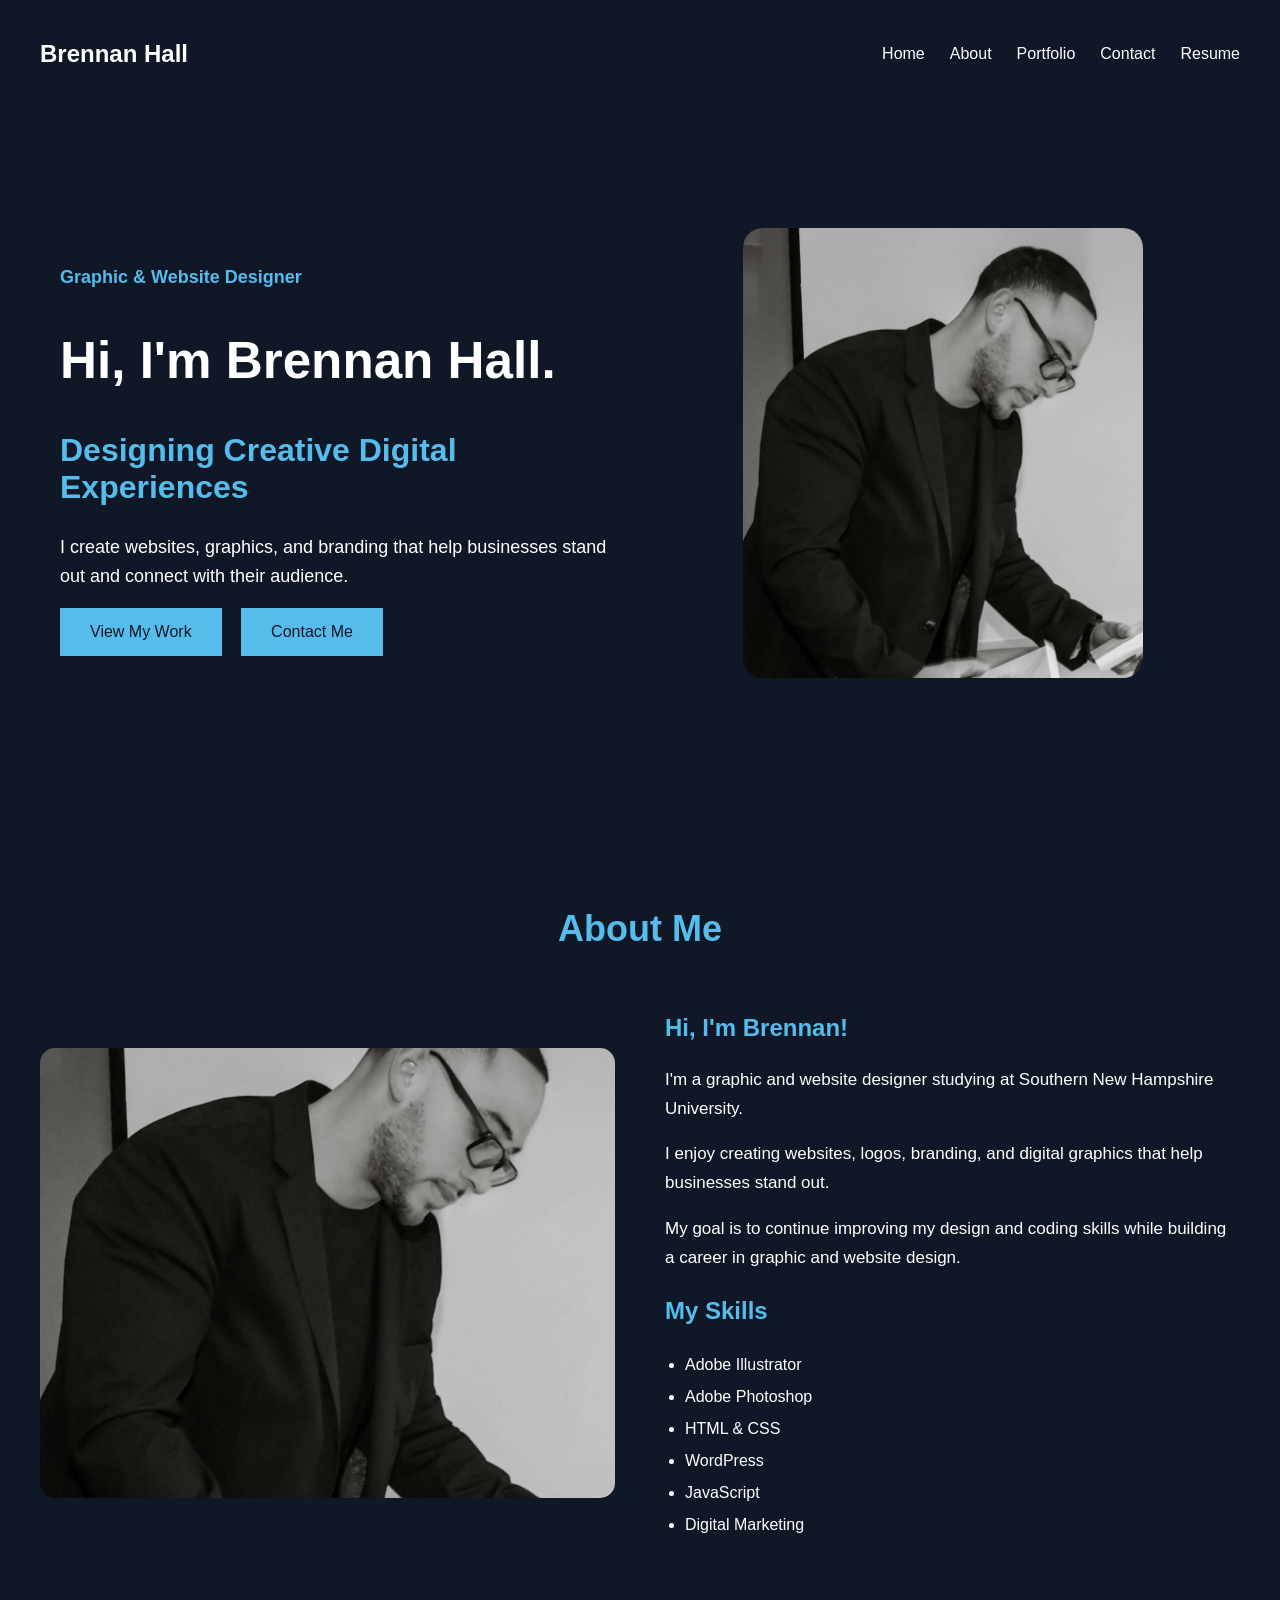
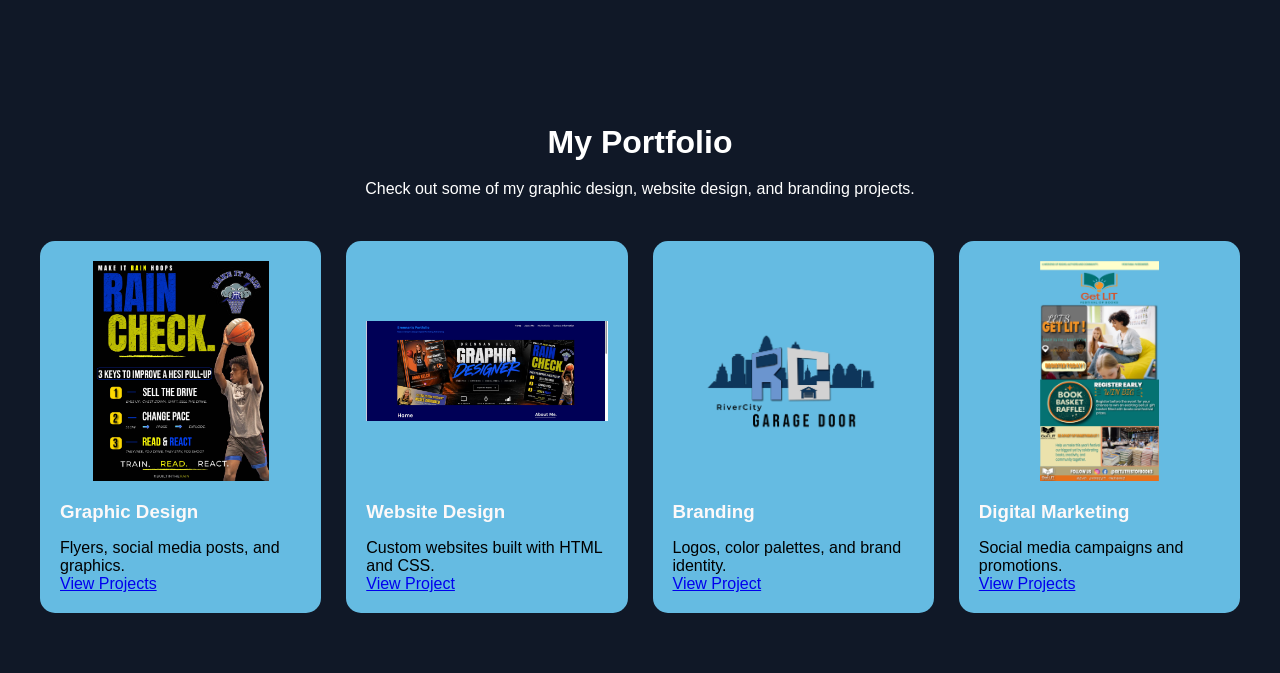
<file: Index.html>
<!DOCTYPE html>
<html lang="en">

<head>
    <meta charset="UTF-8">
    <meta name="viewport"
          content="width=device-width, initial-scale=1.0">

    <title>Brennan Hall | Graphic & Website Designer</title>

    <link rel="stylesheet" href="styles.css">
</head>

<body>
<header>
<h2>Brennan Hall</h2>
<nav>
    <a href="index.html">Home</a>
    <a href="about.html">About</a>
    <a href="index.html#portfolio">Portfolio</a>
    <a href="contact.html">Contact</a>
    <a href="resume.html">Resume</a>
</nav>

</header>

<section class="hero">

    <div class="hero-container">

        <div class="hero-text">

            <h3>Graphic & Website Designer</h3>

            <h1>Hi, I'm Brennan Hall.</h1>

            <h2>Designing Creative Digital Experiences</h2>

            <p>
                I create websites, graphics, and branding
                that help businesses stand out and connect
                with their audience.
            </p>

            <a href="#portfolio" class="btn">
                View My Work
            </a>

            <a href="contact.html" class="btn">
                Contact Me
            </a>

        </div>

        <div class="hero-image">

            <img src="img/Adv Design/brennan.png"
                 alt="Brennan Hall">

        </div>

    </div>

</section>

<section id="about" class="about">

    <h2>About Me</h2>

    <div class="about-container">

        <div class="about-image">
            <img src="img/Adv Design/brennan.png"
                 alt="Brennan Hall graphic designer">
        </div>

        <div class="about-text">

            <h3>Hi, I'm Brennan!</h3>

            <p>
                I'm a graphic and website designer
                studying at Southern New Hampshire
                University.
            </p>

            <p>
                I enjoy creating websites, logos,
                branding, and digital graphics
                that help businesses stand out.
            </p>

            <p>
                My goal is to continue improving
                my design and coding skills while
                building a career in graphic
                and website design.
            </p>

            <h3>My Skills</h3>

            <ul>
                <li>Adobe Illustrator</li>
                <li>Adobe Photoshop</li>
                <li>HTML & CSS</li>
                <li>WordPress</li>
                <li>JavaScript</li>
                <li>Digital Marketing</li>
            </ul>

        </div>

    </div>

</section>

<section id="portfolio" class="portfolio"> 
<h2>My Portfolio</h2>

<p>Check out some of my graphic design, website design, and branding projects.</p>
<div class="project-grid">

  


    <div class="project-card">
        <img src="img/Adv Design/graphic-design.jpg"
             alt="Graphic design project">

        <h3>Graphic Design</h3>
        <p>Flyers, social media posts, and graphics.</p>

        <a href="graphic-design.html"
           class="project-btn" target="_blank">
           View Projects
        </a>
    </div>

    <div class="project-card">
        <img src="img/Adv Design/website-design.jpg"
             alt="Website design project">

        <h3>Website Design</h3>
        <p>Custom websites built with HTML and CSS.</p>

        <a href="img/Adv Design/website-design.jpg"
           class="project-btn" target="_blank">
           View Project
        </a>
    </div>

    <div class="project-card">
        <img src="img/Adv Design/branding.jpg"
             alt="Branding and logo design project">

        <h3>Branding</h3>
        <p>Logos, color palettes, and brand identity.</p>

        <a href="img/Adv Design/branding.jpg"
           class="project-btn" target="_blank">
           View Project
        </a>
    </div>

    <div class="project-card">
        <img src="img/Adv Design/digitalmarketing.jpg"
             alt="Digital marketing campaign">

        <h3>Digital Marketing</h3>
        <p>Social media campaigns and promotions.</p>

        <a href="digital-marketing.html"
           class="project-btn" target="_blank">
           View Projects
        </a>
    </div>

</div>

    </section>

</body>
</html>
</file>
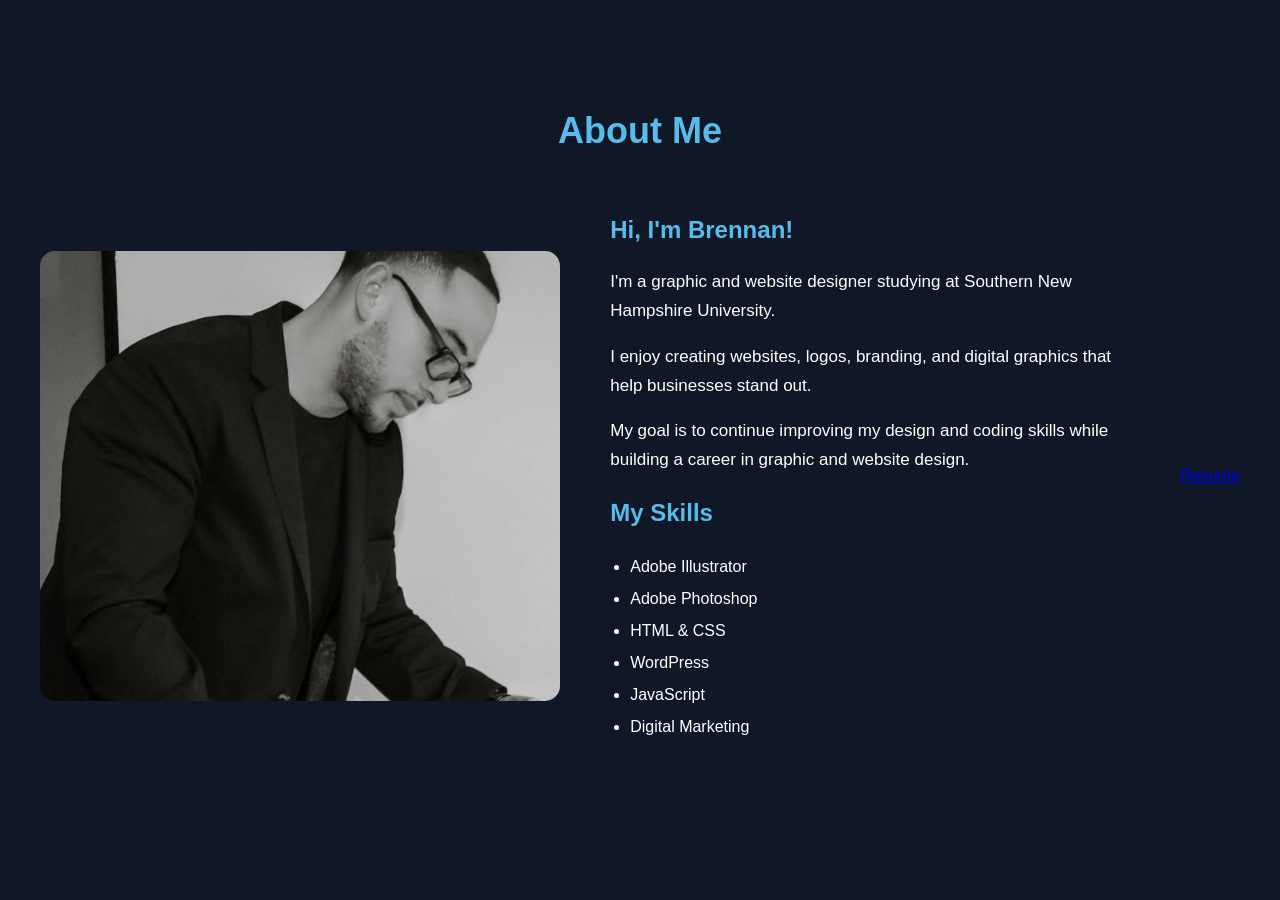
<file: about.html>
<section id="about" class="about">

    
<!DOCTYPE html>
<html lang="en">

<head>
    <meta charset="UTF-8">
    <meta name="viewport"
          content="width=device-width, initial-scale=1.0">

    <title>About Me | Brennan Hall</title>

    <link rel="stylesheet" href="styles.css">
</head>

<body>

    
    
    
    <h2>About Me</h2>

    <div class="about-container">

        <div class="about-image">
            <img src="img/Adv Design/brennan.png"
                 alt="Brennan Hall graphic designer">
        </div>

        <div class="about-text">

            <h3>Hi, I'm Brennan!</h3>

            <p>
                I'm a graphic and website designer
                studying at Southern New Hampshire
                University.
            </p>

            <p>
                I enjoy creating websites, logos,
                branding, and digital graphics
                that help businesses stand out.
            </p>

            <p>
                My goal is to continue improving
                my design and coding skills while
                building a career in graphic
                and website design.
            </p>

            <h3>My Skills</h3>

            <ul>
                <li>Adobe Illustrator</li>
                <li>Adobe Photoshop</li>
                <li>HTML & CSS</li>
                <li>WordPress</li>
                <li>JavaScript</li>
                <li>Digital Marketing</li>
            </ul>

        </div>
<a href="resume.html">Resume</a>
</file>
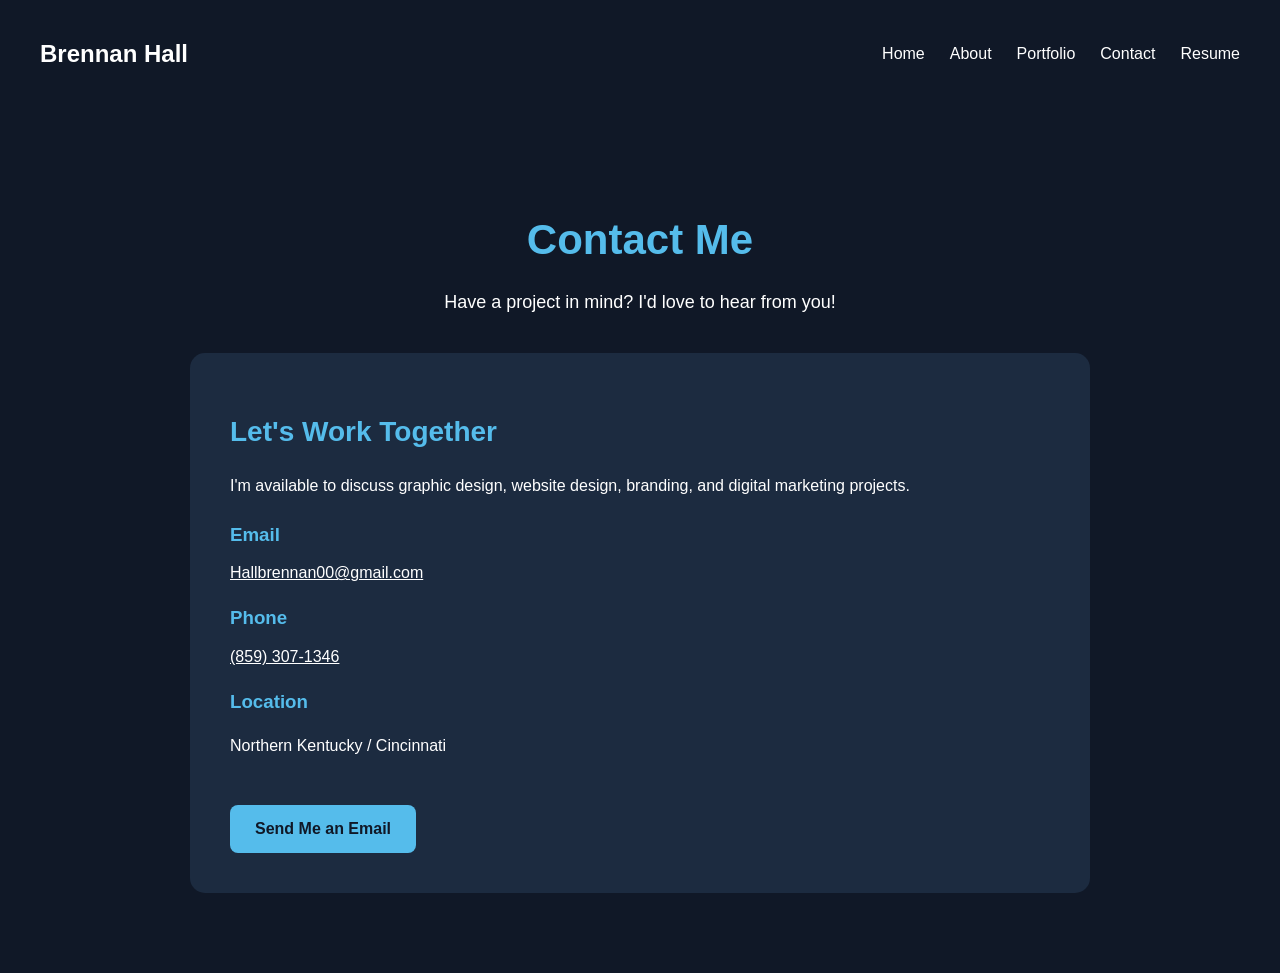
<file: contact.html>
<!DOCTYPE html>
<html lang="en">

<head>
    <meta charset="UTF-8">
    <meta name="viewport"
          content="width=device-width, initial-scale=1.0">

    <title>Contact | Brennan Hall</title>

    <link rel="stylesheet" href="styles.css">
</head>

<body>

<header>
    <h2>Brennan Hall</h2>

    <nav>
        <a href="index.html">Home</a>
        <a href="about.html">About</a>
        <a href="index.html#portfolio">Portfolio</a>
        <a href="contact.html">Contact</a>
        <a href="resume.html">Resume</a>
    </nav>
</header>

<main class="contact-page">

    <h1>Contact Me</h1>

    <p class="contact-intro">
        Have a project in mind?
        I'd love to hear from you!
    </p>

    <div class="contact-card">

        <h2>Let's Work Together</h2>

        <p>
            I'm available to discuss graphic design,
            website design, branding, and digital
            marketing projects.
        </p>

        <h3>Email</h3>
        <a href="mailto:Hallbrennan00@gmail.com">
            Hallbrennan00@gmail.com
        </a>

        <h3>Phone</h3>
        <a href="tel:+18593071346">
            (859) 307-1346
        </a>

        <h3>Location</h3>
        <p>Northern Kentucky / Cincinnati</p>

        <a href="mailto:Hallbrennan00@gmail.com"
           class="contact-btn">
            Send Me an Email
        </a>

    </div>

</main>

</body>
</html>
</file>
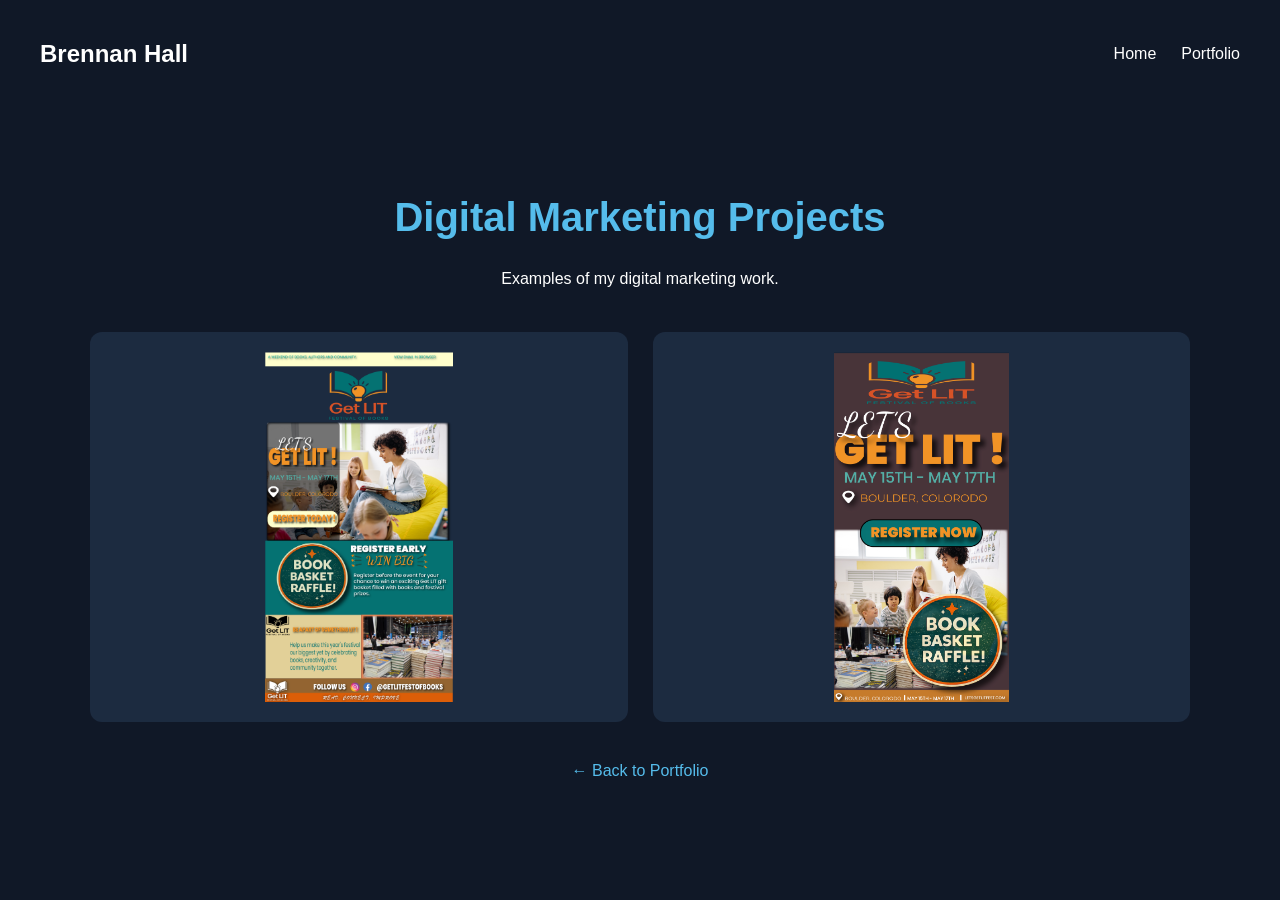
<file: digital-marketing.html>
<!DOCTYPE html>
<html lang="en">

<head>
    <meta charset="UTF-8">
    <meta name="viewport"
          content="width=device-width, initial-scale=1.0">

    <title>Digital Marketing | Brennan Hall</title>
    <link rel="stylesheet" href="styles.css">
</head>

<body>

<header>
    <h2>Brennan Hall</h2>
    <nav>
        <a href="index.html">Home</a>
        <a href="index.html#portfolio">Portfolio</a>
    </nav>
</header>

<main class="gallery-page">

    <h1>Digital Marketing Projects</h1>

    <p>Examples of my digital marketing work.</p>

    <div class="gallery-grid">

        <div class="gallery-item">
            <img src="img/Adv Design/digitalmarketing.jpg"
                 alt="Digital marketing project one">
        </div>

        <div class="gallery-item">
            <img src="img/Adv Design/digitalmarketing2.png"
                 alt="Digital marketing project two">
        </div>

    </div>

    <a href="index.html#portfolio" class="back-link">
        ← Back to Portfolio
    </a>

</main>

</body>
</html>
</file>
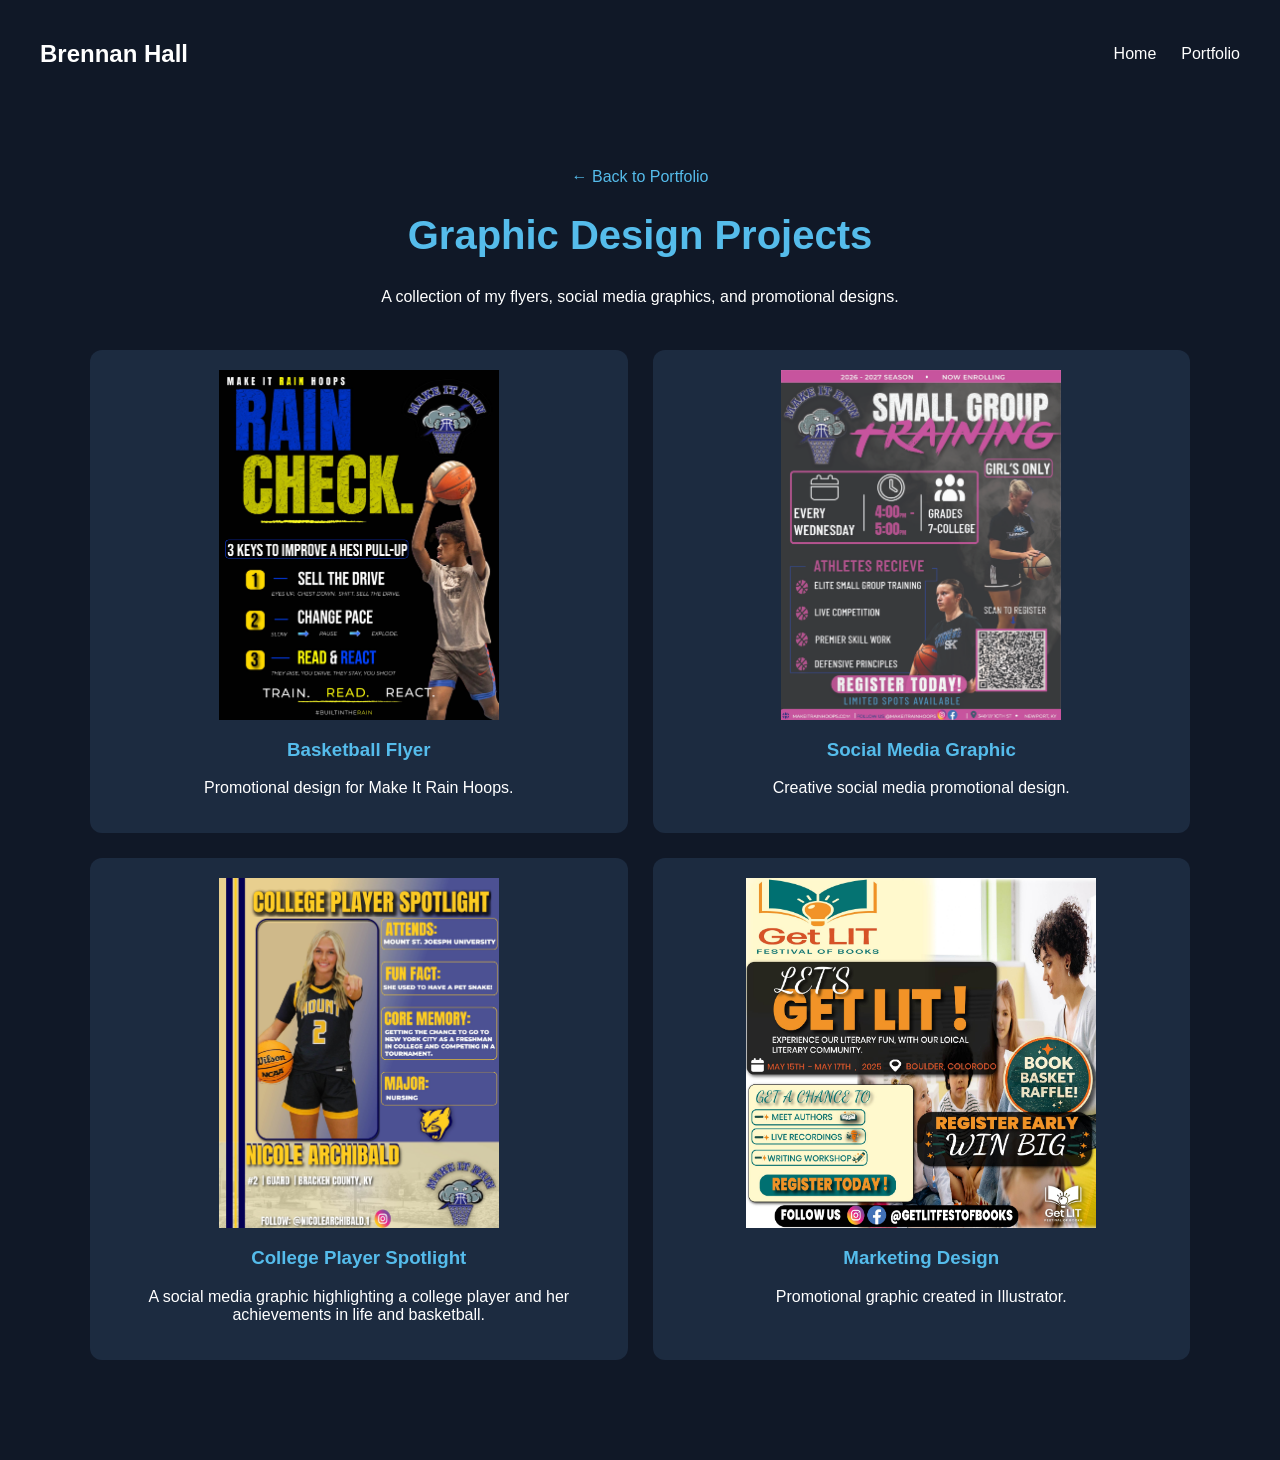
<file: graphic-design.html>
<!DOCTYPE html>
<html lang="en">

<head>
    <meta charset="UTF-8">
    <meta name="viewport"
          content="width=device-width, initial-scale=1.0">

    <title>Graphic Design | Brennan Hall</title>

    <link rel="stylesheet" href="styles.css">
</head>

<body>

<header>
    <h2>Brennan Hall</h2>

    <nav>
        <a href="index.html">Home</a>
        <a href="index.html#portfolio">Portfolio</a>
    </nav>
</header>

<main class="gallery-page">

    <a href="index.html#portfolio" class="back-link">
        ← Back to Portfolio
    </a>

    <h1>Graphic Design Projects</h1>

    <p>
        A collection of my flyers, social media
        graphics, and promotional designs.
    </p>

    <div class="gallery-grid">

        <div class="gallery-item">
            <img src="img/Adv Design/graphic-design.jpg"
                 alt="Make It Rain Hoops basketball flyer">

            <h3>Basketball Flyer</h3>
            <p>Promotional design for Make It Rain Hoops.</p>
        </div>

        <div class="gallery-item">
            <img src="img/Adv Design/MIR_SCHEDULE_RELEASE_GIRLS.jpg"
                 alt="Social media graphic">

            <h3>Social Media Graphic</h3>
            <p>Creative social media promotional design.</p>
        </div>

        <div class="gallery-item">
            <img src="img/Adv Design/player_spotlight_nicole.jpg"
                 alt="Event flyer">

            <h3>College Player Spotlight</h3>
            <p>A social media graphic highlighting a college player and her achievements in life and basketball.</p>
        </div>

        <div class="gallery-item">
            <img src="img/Adv Design/get_lit_socials_ad.jpg"
                 alt="Marketing graphic">

            <h3>Marketing Design</h3>
            <p>Promotional graphic created in Illustrator.</p>
        </div>

    </div>

</main>

</body>
</html>
</file>
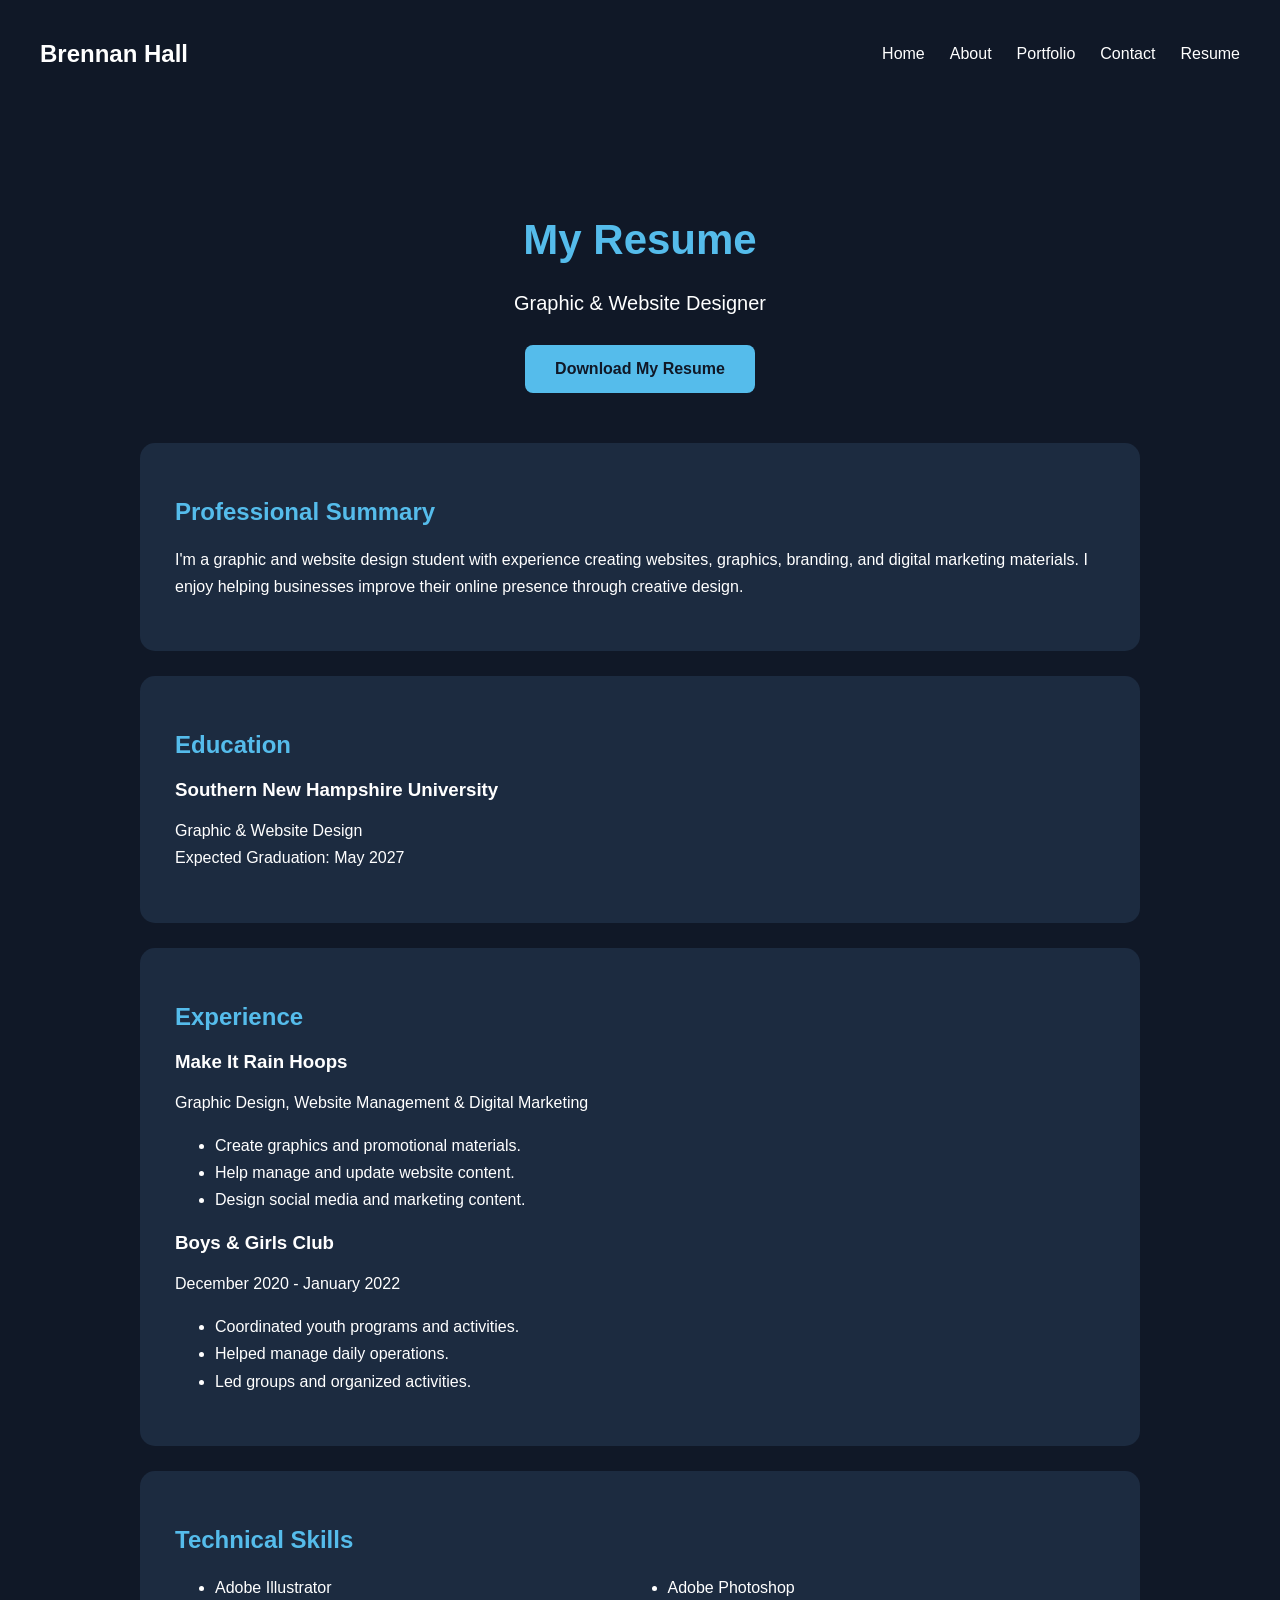
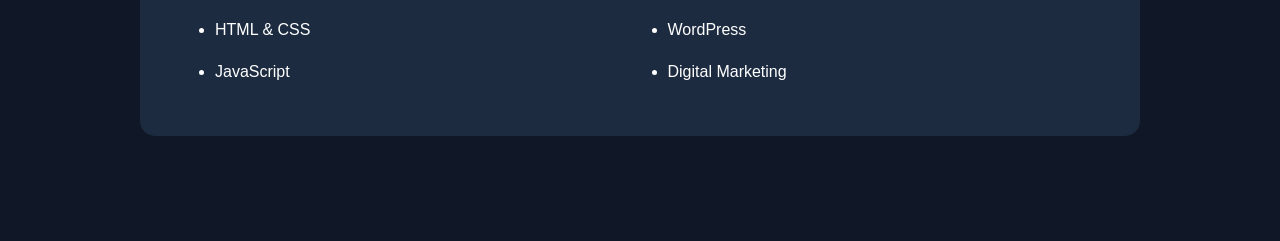
<file: resume.html>
<!DOCTYPE html>
<html lang="en">

<head>
    <meta charset="UTF-8">
    <meta name="viewport"
          content="width=device-width, initial-scale=1.0">

    <title>Resume | Brennan Hall</title>

    <link rel="stylesheet" href="styles.css">
</head>

<body>

<header>
    <h2>Brennan Hall</h2>

    <nav>
        <a href="index.html">Home</a>
        <a href="about.html">About</a>
        <a href="index.html#portfolio">Portfolio</a>
        <a href="contact.html">Contact</a>
        <a href="resume.html">Resume</a>
    </nav>
</header>

<main class="resume-page">

    <h1>My Resume</h1>

    <p class="resume-intro">
        Graphic & Website Designer
    </p>

    <a href="files/brennanresume.pdf"
       class="resume-btn"
       download>
        Download My Resume
    </a>

    <section class="resume-section">
        <h2>Professional Summary</h2>

        <p>
            I'm a graphic and website design student
            with experience creating websites, graphics,
            branding, and digital marketing materials.
            I enjoy helping businesses improve their
            online presence through creative design.
        </p>
    </section>

    <section class="resume-section">
        <h2>Education</h2>

        <h3>Southern New Hampshire University</h3>

        <p>
            Graphic & Website Design
            <br>
            Expected Graduation: May 2027
        </p>
    </section>

    <section class="resume-section">
        <h2>Experience</h2>

        <h3>Make It Rain Hoops</h3>

        <p>
            Graphic Design, Website Management
            & Digital Marketing
        </p>

        <ul>
            <li>
                Create graphics and promotional materials.
            </li>
            <li>
                Help manage and update website content.
            </li>
            <li>
                Design social media and marketing content.
            </li>
        </ul>

        <h3>Boys & Girls Club</h3>

        <p>December 2020 - January 2022</p>

        <ul>
            <li>Coordinated youth programs and activities.</li>
            <li>Helped manage daily operations.</li>
            <li>Led groups and organized activities.</li>
        </ul>
    </section>

    <section class="resume-section">
        <h2>Technical Skills</h2>

        <ul class="resume-skills">
            <li>Adobe Illustrator</li>
            <li>Adobe Photoshop</li>
            <li>HTML & CSS</li>
            <li>WordPress</li>
            <li>JavaScript</li>
            <li>Digital Marketing</li>
        </ul>
    </section>

</main>

</body>
</html>
</file>
<file: styles.css>
body {
    background-color: #101827;
    color: white;
    font-family: 'Arial', sans-serif;
    margin: 0;
}  
header{
    background-color: #101827;
    padding: 20px  40px;
    display: flex;
    justify-content: space-between;   
    align-items: center;
}   
header h2 {
    color: #ffffff;
    font-size: 24px;
} 


/* Navigation Bar */

nav {
    display: flex;
    align-items: center;
    gap: 25px;
}

/* Navigation Links */

nav a {
    color: white;
    text-decoration: none;
    font-size: 16px;
    margin-left: 0;
    transition: color 0.3s ease;
}

/* Navigation Hover Effect */

nav a:hover {
    color: #55bceb;
}



.hero { 
    padding: 120px 60px;
    text-align: left;
}

.hero h3 {
    color: #55bceb;
    font-size: 18px;
}
.hero h1 {
    font-size: clamp(32px, 4vw, 55px);
} 
.hero h2 {
    color: #55bceb;
    font-size: 32px;
} 
.hero p {
    font-size: 18px;
    max-width: 600px;
    line-height: 1.6;
}   


/* Hero Section Layout */

.hero-container {
    display: flex;
    align-items: center;
    justify-content: space-between;
    gap: 50px;
    max-width: 1300px;
    margin: 0 auto;
}

/* Left Side Text */

.hero-text {
    flex: 1;
    min-width: 0;
}

/* Right Side Image */

.hero-image {
    flex: 1;
    min-width: 0;
    display: flex;
    justify-content: center;
}

.hero-image img {
    width: 100%;
    max-width: 400px;
    height: 450px;
    object-fit: cover;
    border-radius: 20px;
}

/* Mobile Layout */

@media (max-width: 768px) {

    .hero {
        padding: 50px 20px;
    }

    .hero-container {
        flex-direction: column;
        gap: 30px;
    }

    .hero-image img {
        height: auto;
        max-width: 350px;
    }

}

button {
    background-color: #65bbe2;
    color: #ffffff;
    border: none;
    padding: 15px 30px;
    font-size: 16px;
    cursor: pointer;
} 
.btn {
    Display: inline-block;
    background-color: #55bceb;
    color: #101827;
    border: none;
    padding: 15px 30px;
    text-decoration: none;
    font-size: 16px;
    cursor: pointer;
    margin-right: 15px;
} 


/* Portfolio Section */

.portfolio {
  padding: 60px 20px;
  text-align: center;
}

.portfolio h2 {
  font-size: 32px;
  margin-bottom: 15px;
}

.portfolio p {
  margin-bottom: 30px;
}

/* Project Grid */

.project-grid {
  display: grid;
  grid-template-columns: repeat(4, minmax(0, 1fr));
  gap: 25px;
  max-width: 1200px;
  width: 100%;
  margin: 0 auto;
}

/* Project Cards */

.project-card {
  background-color: #65bbe2;
  padding: 20px;
  border-radius: 15px;
  text-align: left;
  min-width: 0;
  transition: transform 0.3s;
}

.project-card h3 {
  margin-bottom: 10px;
  color: #fdf9f9;
}

.project-card p {
  color: #000000;
  margin-bottom: 0;
}
  
.project-card:hover {
  transform: translatey(-5px); 
}
.portfolio > p {
    max-width: 650px;
    margin: 0 auto 40px;
    line-height: 1.6;
}

/* Portfolio Image Sizes */

.project-card img {
    width: 100%;
    height: 220px;
    object-fit: contain;
    border-radius: 10px;
    display: block;
margin-bottom: 20px;
}



/* Tablet */

@media (max-width: 900px) {
    .project-grid {
        grid-template-columns: repeat(2, minmax(0, 1fr));
    }
}

/* Mobile */

@media (max-width: 600px) {
    .project-grid {
        grid-template-columns: 1fr;
    }
}

/* Graphic Design Gallery Page */

.gallery-page {
    padding: 60px 40px;
    max-width: 1200px;
    margin: 0 auto;
}

.gallery-page h1 {
    color: #55bceb;
    font-size: 40px;
    text-align: center;
}

.gallery-page > p {
    text-align: center;
    margin-bottom: 40px;
    line-height: 1.6;
}

/* Back Link */

.back-link {
    color: #55bceb;
    text-decoration: none;
}

.back-link:hover {
    text-decoration: underline;
}

/* Gallery Layout */

.gallery-grid {
    display: grid;
    grid-template-columns: repeat(2, minmax(0, 1fr));
    gap: 30px;
}

/* Gallery Cards */

.gallery-item {
    background-color: #1c2b40;
    padding: 20px;
    border-radius: 12px;
    min-width: 0;
}

.gallery-item img {
    width: 100%;
    height: 300px;
    object-fit: contain;
    display: block;
    border-radius: 8px;
}

.gallery-item h3 {
    color: #55bceb;
}

.gallery-item p {
    color: #ffffff;
}

/* Gallery Mobile Layout */

@media (max-width: 600px) {
    .gallery-page {
        padding: 30px 20px;
    }

    .gallery-grid {
        grid-template-columns: 1fr;
    }
}

/* Digital Marketing Gallery */

.gallery-page {
    max-width: 1100px;
    margin: 0 auto;
    padding: 60px 30px;
    text-align: center;
}

.gallery-page h1 {
    color: #55bceb;
}

.gallery-grid {
    display: grid;
    grid-template-columns: repeat(2, minmax(0, 1fr));
    gap: 25px;
    margin: 40px 0;
}

.gallery-item {
    background-color: #1c2b40;
    padding: 20px;
    border-radius: 12px;
    min-width: 0;
}

.gallery-item img {
    width: 100%;
    height: 350px;
    object-fit: contain;
}

.back-link {
    color: #55bceb;
}

@media (max-width: 600px) {
    .gallery-grid {
        grid-template-columns: 1fr;
    }
}

/* About Me Section */

.about {
    padding: 80px 40px;
    max-width: 1200px;
    margin: 0 auto;
}

.about h2 {
    color: #55bceb;
    font-size: 36px;
    text-align: center;
    margin-bottom: 40px;
}

/* About Me Layout */

.about-container {
    display: flex;
    align-items: center;
    gap: 50px;
}

/* About Me Image */

.about-image {
    flex: 1;
    min-width: 0;
}

.about-image img {
    width: 100%;
    max-height: 450px;
    object-fit: cover;
    border-radius: 15px;
    display: block;
}

/* About Me Text */

.about-text {
    flex: 1;
    min-width: 0;
}

.about-text h3 {
    color: #55bceb;
    font-size: 24px;
}

.about-text p {
    font-size: 17px;
    line-height: 1.7;
}

.about-text ul {
    padding-left: 20px;
    line-height: 2;
}

/* About Me Mobile Layout */

@media (max-width: 768px) {

    .about {
        padding: 40px 20px;
    }

    .about-container {
        flex-direction: column;
        gap: 25px;
    }

    .about-image,
    .about-text {
        width: 100%;
    }

}

/* Contact Page */

.contact-page {
    max-width: 900px;
    margin: 0 auto;
    padding: 80px 30px;
    text-align: center;
}

.contact-page h1 {
    color: #55bceb;
    font-size: 42px;
}

.contact-intro {
    font-size: 18px;
    margin-bottom: 40px;
}

/* Contact Card */

.contact-card {
    background-color: #1c2b40;
    padding: 40px;
    border-radius: 15px;
    text-align: left;
}

.contact-card h2 {
    color: #55bceb;
    font-size: 28px;
}

.contact-card h3 {
    color: #55bceb;
    margin-top: 25px;
}

.contact-card p {
    line-height: 1.7;
}

.contact-card a {
    color: #ffffff;
    overflow-wrap: anywhere;
}

/* Email Button */

.contact-btn {
    display: inline-block;
    background-color: #55bceb;
    color: #101827 !important;
    padding: 15px 25px;
    margin-top: 30px;
    border-radius: 8px;
    text-decoration: none;
    font-weight: bold;
    transition: background-color 0.3s;
}

.contact-btn:hover {
    background-color: #319ac9;
}

/* Mobile Contact Page */

@media (max-width: 600px) {
    .contact-page {
        padding: 40px 20px;
    }

    .contact-card {
        padding: 25px;
    }

    .contact-page h1 {
        font-size: 32px;
    }
}

/* Resume Page */

.resume-page {
    max-width: 1000px;
    margin: 0 auto;
    padding: 80px 30px;
}

/* Resume Heading */

.resume-page h1 {
    color: #55bceb;
    font-size: 42px;
    text-align: center;
}

.resume-intro {
    text-align: center;
    font-size: 20px;
    margin-bottom: 30px;
}

/* Download Button */

.resume-btn {
    display: block;
    width: fit-content;
    margin: 0 auto 50px;
    padding: 15px 30px;
    background-color: #55bceb;
    color: #101827;
    text-decoration: none;
    border-radius: 8px;
    font-weight: bold;
    transition: background-color 0.3s;
}

.resume-btn:hover {
    background-color: #319ac9;
}

/* Resume Sections */

.resume-section {
    background-color: #1c2b40;
    padding: 35px;
    border-radius: 15px;
    margin-bottom: 25px;
}

.resume-section h2 {
    color: #55bceb;
    margin-bottom: 20px;
}

.resume-section h3 {
    color: white;
    margin-bottom: 10px;
}

.resume-section p,
.resume-section li {
    line-height: 1.7;
}

/* Skills Layout */

.resume-skills {
    display: grid;
    grid-template-columns: repeat(2, 1fr);
    gap: 15px;
}

/* Mobile Layout */

@media (max-width: 600px) {

    .resume-page {
        padding: 40px 20px;
    }

    .resume-section {
        padding: 25px;
    }

    .resume-page h1 {
        font-size: 32px;
    }

    .resume-skills {
        grid-template-columns: 1fr;
    }
}
</file>
